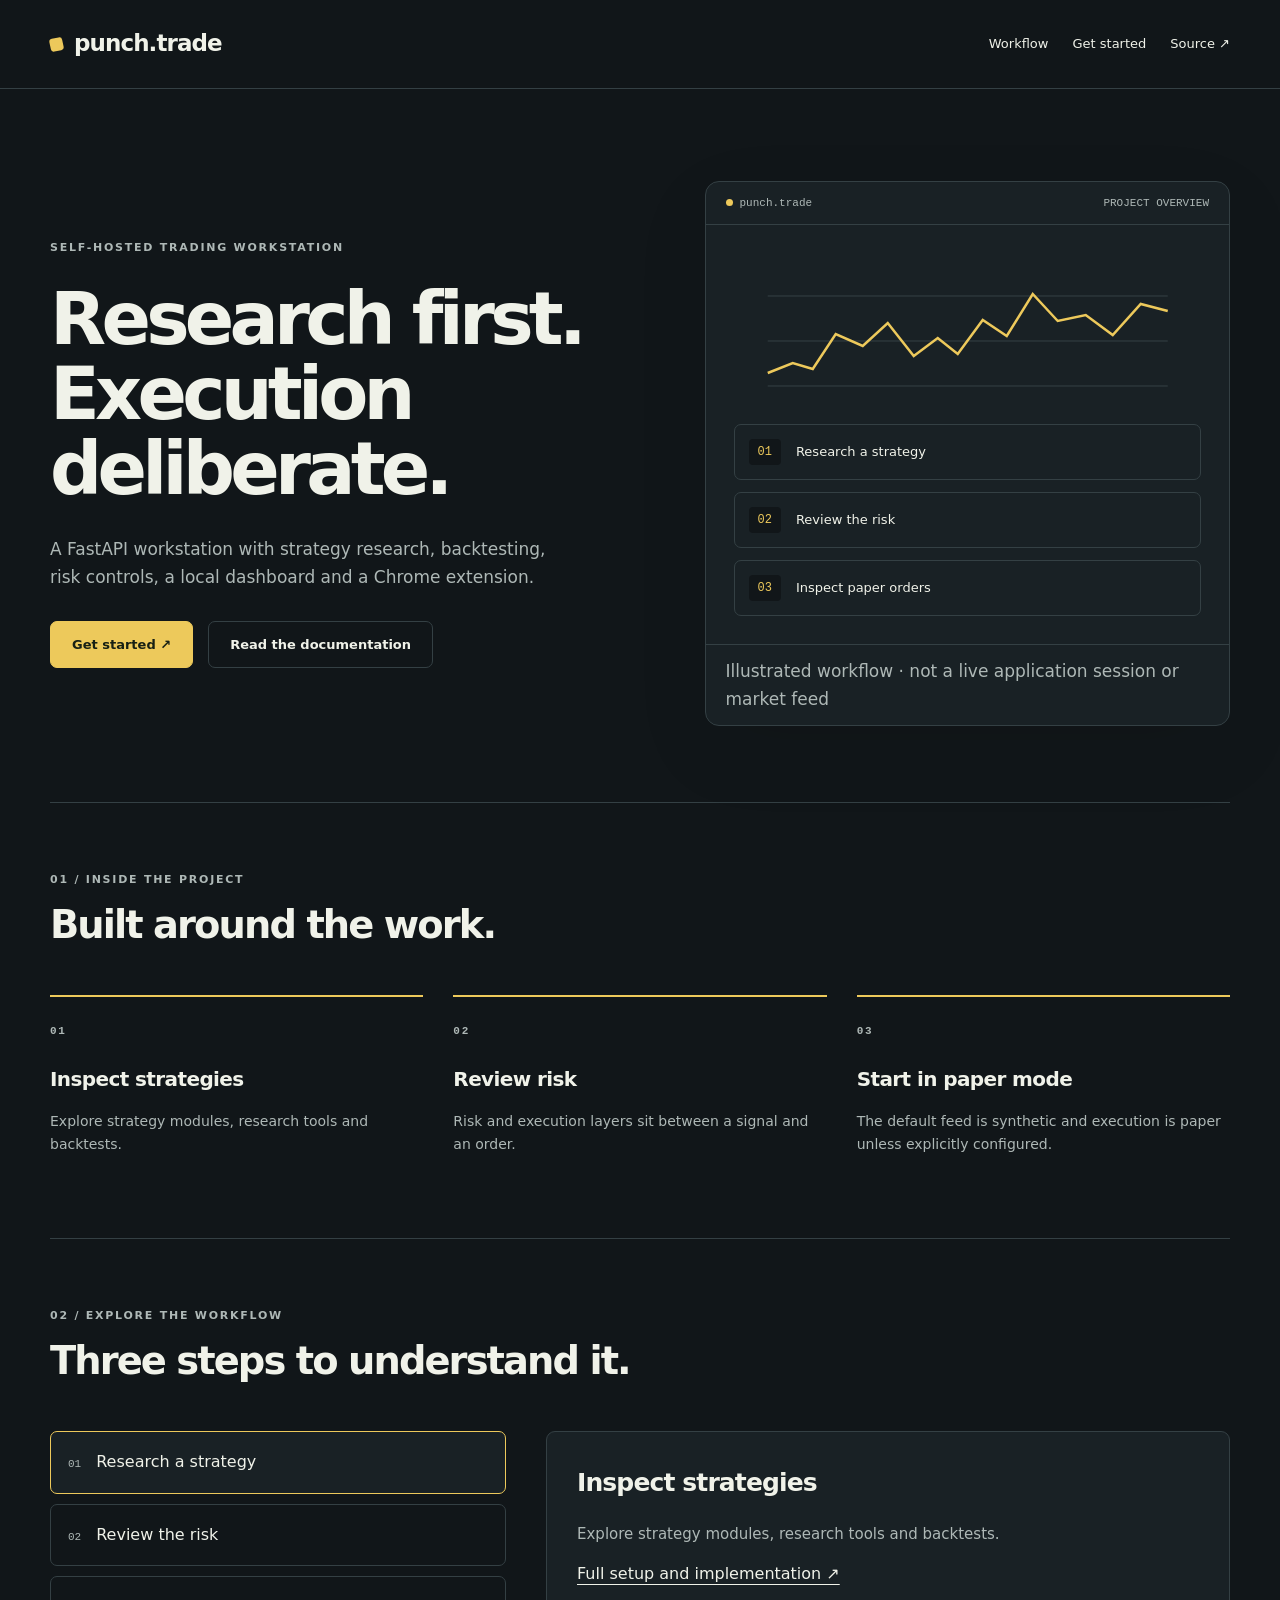
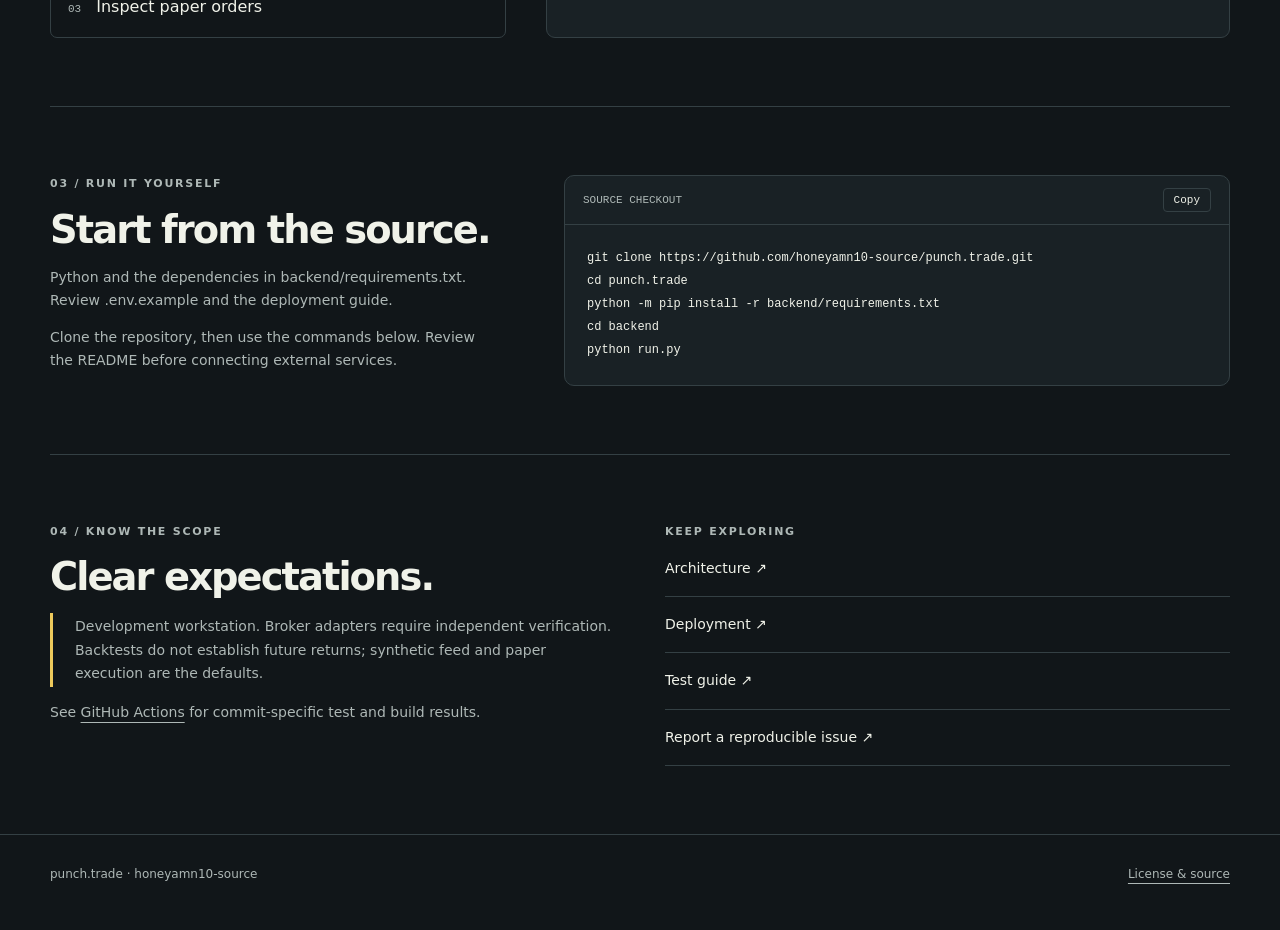
<file: website/index.html>
<!doctype html><html lang="en"><head><meta charset="utf-8"><meta name="viewport" content="width=device-width,initial-scale=1"><title>punch.trade — Self-hosted trading workstation</title><meta name="description" content="A FastAPI workstation with strategy research, backtesting, risk controls, a local dashboard and a Chrome extension."><link rel="canonical" href="https://honeyamn10-source.github.io/punch.trade/"><link rel="icon" href="favicon.svg"><link rel="stylesheet" href="assets/site.css"><script src="assets/site.js" defer></script></head><body class="theme-chart" style="--accent:#edc95b;--bg:#111619;--ink:#f0f2e9;--muted:#aeb8b6;--panel:#192125;--line:#344044;--on-accent:#172014"><a class="skip" href="#main">Skip to content</a><header><div class="wrap nav"><a class="brand" href="#main"><span class="mark" aria-hidden="true"></span>punch.trade</a><nav aria-label="Primary"><a href="#workflow">Workflow</a><a href="#start">Get started</a><a href="https://github.com/honeyamn10-source/punch.trade">Source ↗</a></nav></div></header><main id="main" class="wrap"><section class="hero"><div><div class="eyebrow">Self-hosted trading workstation</div><h1>Research first.
Execution deliberate.</h1><p>A FastAPI workstation with strategy research, backtesting, risk controls, a local dashboard and a Chrome extension.</p><div class="actions"><a class="button primary" href="#start">Get started ↗</a><a class="button" href="https://github.com/honeyamn10-source/punch.trade#readme">Read the documentation</a></div></div><div class="surface"><div class="surface-top"><span><span class="dot"></span>punch.trade</span><span>PROJECT OVERVIEW</span></div><div class="visual"><svg class="chart" viewBox="0 0 400 135" aria-hidden="true"><path d="M0 25H400M0 70H400M0 115H400" fill="none" stroke="#344044"/><path d="M0 102L25 92L45 98L68 63L95 75L120 52L146 85L170 67L190 83L215 49L239 65L265 23L290 50L318 44L345 64L373 33L400 40" fill="none" stroke="#edc95b" stroke-width="2.5"/></svg><div class="workflow"><div class="workflow-row"><span class="num">01</span>Research a strategy</div><div class="workflow-row"><span class="num">02</span>Review the risk</div><div class="workflow-row"><span class="num">03</span>Inspect paper orders</div></div></div><p class="surface-note">Illustrated workflow · not a live application session or market feed</p></div></section><section class="section"><div class="section-head"><div><div class="eyebrow">01 / Inside the project</div><h2>Built around the work.</h2></div></div><div class="features"><article class="feature"><span class="eyebrow">01</span><h3>Inspect strategies</h3><p>Explore strategy modules, research tools and backtests.</p></article><article class="feature"><span class="eyebrow">02</span><h3>Review risk</h3><p>Risk and execution layers sit between a signal and an order.</p></article><article class="feature"><span class="eyebrow">03</span><h3>Start in paper mode</h3><p>The default feed is synthetic and execution is paper unless explicitly configured.</p></article></div></section><section id="workflow" class="section"><div class="section-head"><div><div class="eyebrow">02 / Explore the workflow</div><h2>Three steps to understand it.</h2></div></div><div class="explorer"><div class="choices" role="group" aria-label="Explore project workflow"><button class="choice" data-choice data-title="Inspect strategies" data-detail="Explore strategy modules, research tools and backtests." aria-pressed="true"><span>01</span>Research a strategy</button><button class="choice" data-choice data-title="Review risk" data-detail="Risk and execution layers sit between a signal and an order." aria-pressed="false"><span>02</span>Review the risk</button><button class="choice" data-choice data-title="Start in paper mode" data-detail="The default feed is synthetic and execution is paper unless explicitly configured." aria-pressed="false"><span>03</span>Inspect paper orders</button></div><div class="explanation" aria-live="polite"><h3 id="explore-title">Inspect strategies</h3><p id="explore-text">Explore strategy modules, research tools and backtests.</p><a href="https://github.com/honeyamn10-source/punch.trade#readme">Full setup and implementation ↗</a></div></div></section><section id="start" class="section setup"><div><div class="eyebrow">03 / Run it yourself</div><h2>Start from the source.</h2><p class="muted">Python and the dependencies in backend/requirements.txt. Review .env.example and the deployment guide.</p><p class="muted">Clone the repository, then use the commands below. Review the README before connecting external services.</p></div><div class="codebox"><div class="code-head"><span>SOURCE CHECKOUT</span><button class="copy" data-copy="setup-code" aria-label="Copy setup commands">Copy</button></div><pre><code id="setup-code">git clone https://github.com/honeyamn10-source/punch.trade.git
cd punch.trade
python -m pip install -r backend/requirements.txt
cd backend
python run.py</code></pre></div></section><section class="section detail-grid"><div><div class="eyebrow">04 / Know the scope</div><h2>Clear expectations.</h2><p class="scope">Development workstation. Broker adapters require independent verification. Backtests do not establish future returns; synthetic feed and paper execution are the defaults.</p><p class="muted">See <a href="https://github.com/honeyamn10-source/punch.trade/actions">GitHub Actions</a> for commit-specific test and build results.</p></div><div><div class="eyebrow">Keep exploring</div><ul class="doc-links"><li><a href="https://github.com/honeyamn10-source/punch.trade/blob/master/docs/ARCHITECTURE.md">Architecture ↗</a></li><li><a href="https://github.com/honeyamn10-source/punch.trade/blob/master/docs/DEPLOYMENT.md">Deployment ↗</a></li><li><a href="https://github.com/honeyamn10-source/punch.trade/blob/master/docs/TESTING.md">Test guide ↗</a></li><li><a href="https://github.com/honeyamn10-source/punch.trade/issues">Report a reproducible issue ↗</a></li></ul></div></section></main><footer><div class="wrap"><span>punch.trade · honeyamn10-source</span><a href="https://github.com/honeyamn10-source/punch.trade/blob/master/LICENSE">License & source</a></div></footer></body></html>
</file>
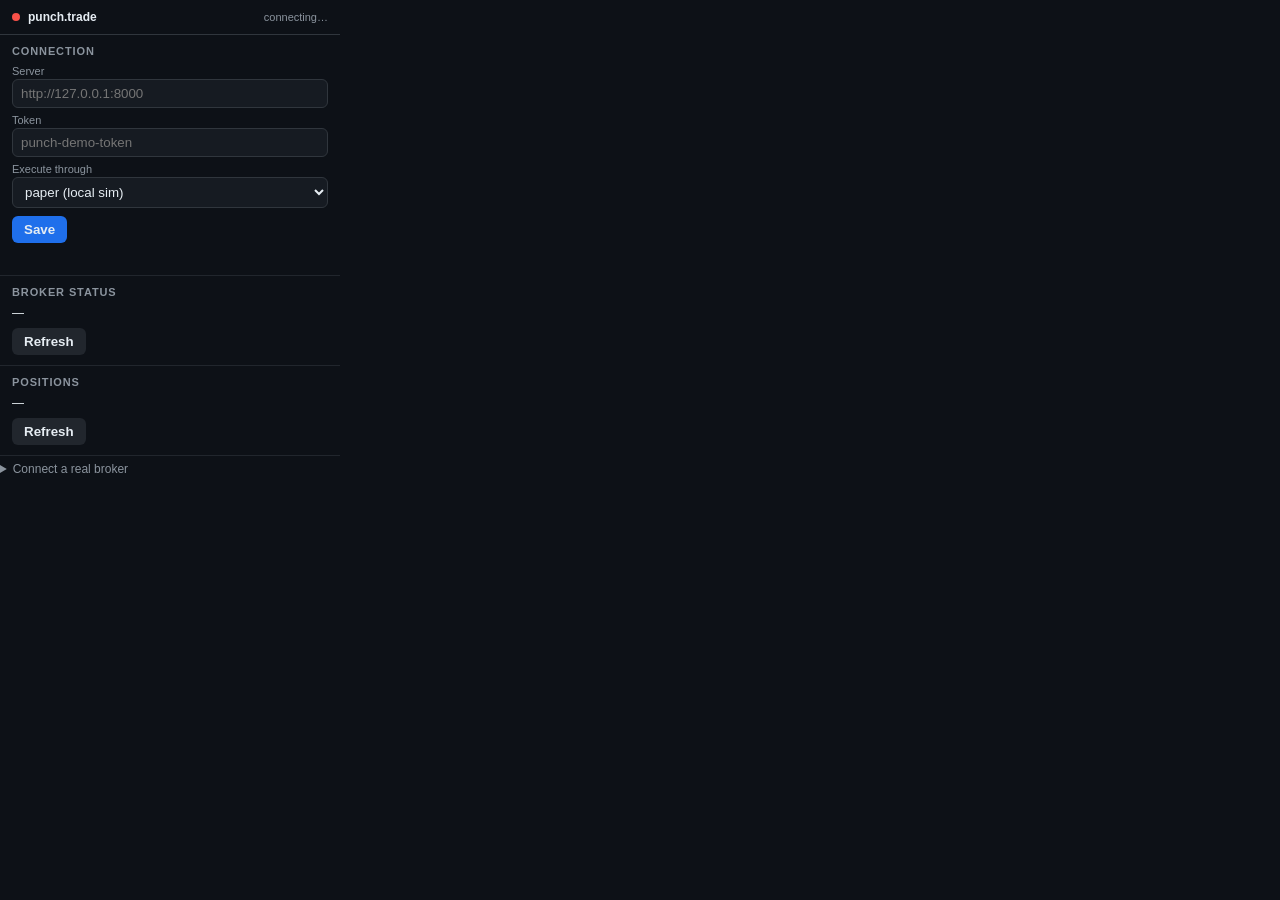
<file: extension/popup.html>
<!DOCTYPE html>
<html>
<head>
<meta charset="utf-8">
<title>punch.trade</title>
<style>
  body { width: 340px; margin: 0; font-family: -apple-system, "Segoe UI", sans-serif;
         background: #0d1117; color: #e6edf3; font-size: 12px; }
  header { display: flex; align-items: center; gap: 8px; padding: 10px 12px;
           border-bottom: 1px solid #30363d; font-weight: 700; }
  header .dot { width: 8px; height: 8px; border-radius: 50%; background: #f85149; }
  header .dot.on { background: #3fb950; }
  header .tag { margin-left: auto; color: #8b949e; font-weight: 400; font-size: 11px; }
  section { padding: 10px 12px; border-bottom: 1px solid #21262d; }
  section h3 { margin: 0 0 8px; font-size: 11px; color: #8b949e; text-transform: uppercase; letter-spacing: .08em; }
  label { display: block; margin: 6px 0 2px; color: #8b949e; font-size: 11px; }
  input, select { width: 100%; padding: 6px 8px; background: #161b22; color: #e6edf3;
                  border: 1px solid #30363d; border-radius: 6px; box-sizing: border-box; }
  button { margin-top: 8px; padding: 6px 12px; border: 0; border-radius: 6px; cursor: pointer;
           background: #21262d; color: #e6edf3; font-weight: 600; }
  button.primary { background: #1f6feb; }
  button:disabled { opacity: .5; cursor: not-allowed; }
  .row { display: flex; gap: 6px; align-items: center; }
  .row label { margin: 0; display: flex; gap: 4px; align-items: center; }
  .row input[type=checkbox] { width: auto; }
  .msg { margin-top: 8px; font-size: 11px; min-height: 14px; }
  .msg.ok { color: #3fb950; } .msg.err { color: #f85149; }
  .status-row { display: flex; justify-content: space-between; padding: 3px 0; }
  .status-row .st { color: #3fb950; } .status-row .sf { color: #f85149; }
  #positions div { padding: 3px 0; font-family: ui-monospace, monospace; font-size: 11px; }
  details { margin-top: 6px; } summary { cursor: pointer; color: #8b949e; }
</style>
</head>
<body>
<header>
  <span class="dot" id="dot"></span>
  <span>punch.trade</span>
  <span class="tag" id="connState">connecting…</span>
</header>

<section>
  <h3>Connection</h3>
  <label>Server</label>
  <input id="server" placeholder="http://127.0.0.1:8000">
  <label>Token</label>
  <input id="token" placeholder="punch-demo-token">
  <label>Execute through</label>
  <select id="broker">
    <option value="paper">paper (local sim)</option>
    <option value="kite">kite (Zerodha)</option>
    <option value="binance">binance (CCXT)</option>
    <option value="openalgo">openalgo</option>
  </select>
  <button class="primary" id="save">Save</button>
  <div class="msg" id="saveMsg"></div>
</section>

<section>
  <h3>Broker status</h3>
  <div id="status"><div>—</div></div>
  <button id="refreshStatus">Refresh</button>
</section>

<section>
  <h3>Positions</h3>
  <div id="positions">—</div>
  <button id="refreshPositions">Refresh</button>
</section>

<details>
  <summary>Connect a real broker</summary>
  <section style="border:0">
    <h3>Zerodha Kite</h3>
    <label>API key</label>
    <input id="kiteKey" placeholder="from developers.zerodha.com">
    <button id="kiteUrl">Get login URL</button>
    <label>Request token (from the redirect URL)</label>
    <input id="kiteToken">
    <label>API secret</label>
    <input id="kiteSecret">
    <button id="kiteConnect">Connect Kite</button>
    <div class="msg" id="kiteMsg"></div>

    <h3>Binance (testnet by default)</h3>
    <label>API key</label>
    <input id="bnKey">
    <label>API secret</label>
    <input id="bnSecret">
    <div class="row"><label><input type="checkbox" id="bnTestnet" checked> testnet (fake money)</label></div>
    <button id="bnConnect">Connect Binance</button>
    <div class="msg" id="bnMsg"></div>

    <h3>OpenAlgo (34 Indian brokers)</h3>
    <label>OpenAlgo host</label>
    <input id="oaHost" placeholder="http://127.0.0.1:5000">
    <label>API key</label>
    <input id="oaKey">
    <label>Broker</label>
    <input id="oaBroker" placeholder="zerodha">
    <button id="oaConnect">Connect OpenAlgo</button>
    <div class="msg" id="oaMsg"></div>

    <h3>Vault</h3>
    <button id="rotateKey">Rotate vault key</button>
    <div class="msg" id="vaultMsg"></div>
  </section>
</details>

<script src="popup.js"></script>
</body>
</html>
</file>
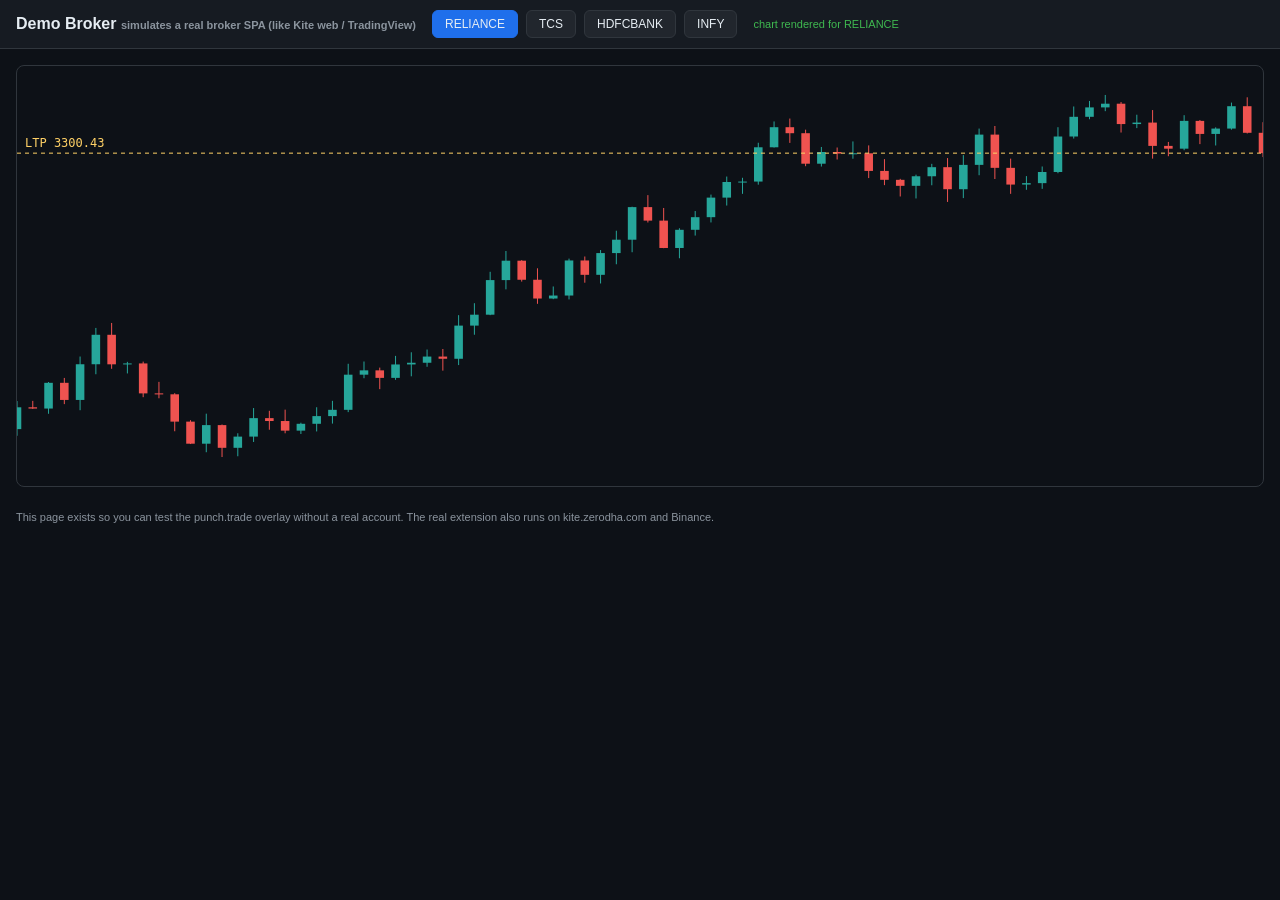
<file: backend/static/demo.html>
<!DOCTYPE html>
<html lang="en">
<head>
<meta charset="UTF-8">
<title>Demo Broker — fake chart page for punch.trade</title>
<style>
  body { margin: 0; font-family: -apple-system, Segoe UI, sans-serif; background: #0d1117; color: #e6edf3; }
  header { display: flex; align-items: center; gap: 16px; padding: 10px 16px; background: #161b22; border-bottom: 1px solid #30363d; }
  header h1 { font-size: 16px; margin: 0; }
  header .tag { font-size: 11px; color: #8b949e; }
  nav { display: flex; gap: 8px; }
  nav button { background: #21262d; color: #e6edf3; border: 1px solid #30363d; padding: 6px 12px; border-radius: 6px; cursor: pointer; font-size: 12px; }
  nav button.active { background: #1f6feb; border-color: #1f6feb; }
  #chart-area { position: relative; height: 420px; margin: 16px; border: 1px solid #30363d; border-radius: 8px; overflow: hidden; background: #0d1117; }
  #chart-canvas { width: 100%; height: 100%; display: block; }
  footer { padding: 8px 16px; font-size: 11px; color: #8b949e; }
  #status { font-size: 11px; color: #3fb950; }
</style>
</head>
<body>
<header>
  <h1>Demo Broker <span class="tag">simulates a real broker SPA (like Kite web / TradingView)</span></h1>
  <nav id="symbols"></nav>
  <span id="status">chart loads after JS render, like a real SPA</span>
</header>
<div id="chart-area">
  <canvas id="chart-canvas"></canvas>
</div>
<footer>This page exists so you can test the punch.trade overlay without a real account.
The real extension also runs on kite.zerodha.com and Binance.</footer>

<script>
const SYMBOLS = { "RELIANCE": 2950, "TCS": 4100, "HDFCBANK": 1650, "INFY": 1550 };
const N = 80;
let series = null;
let symbol = location.hash.replace("#", "") || "RELIANCE";
if (!SYMBOLS[symbol]) symbol = "RELIANCE";

function buildSeries(base) {
  const out = [];
  let price = base;
  for (let i = 0; i < N; i++) {
    const drift = 0.0004, shock = (Math.random() - 0.5) * 0.03;
    const open = price;
    const close = Math.max(1, price * (1 + drift + shock));
    out.push({ o: open, h: Math.max(open, close) * (1 + Math.random() * 0.005),
               l: Math.min(open, close) * (1 - Math.random() * 0.005), c: close });
    price = close;
  }
  return out;
}

function draw() {
  const canvas = document.getElementById("chart-canvas");
  const ctx = canvas.getContext("2d");
  const dpr = window.devicePixelRatio || 1;
  const w = canvas.clientWidth, h = canvas.clientHeight;
  canvas.width = w * dpr; canvas.height = h * dpr;
  ctx.scale(dpr, dpr);
  ctx.clearRect(0, 0, w, h);
  if (!series) return;
  const lo = Math.min(...series.map(b => b.l)), hi = Math.max(...series.map(b => b.h));
  const pad = (hi - lo) * 0.08;
  const y = v => h - ((v - lo + pad) / (hi - lo + 2 * pad)) * h;
  const x = i => (i / (N - 1)) * w;
  const bw = w / N * 0.55;
  for (let i = 0; i < series.length; i++) {
    const b = series[i], up = b.c >= b.o;
    ctx.strokeStyle = ctx.fillStyle = up ? "#26a69a" : "#ef5350";
    ctx.beginPath(); ctx.moveTo(x(i), y(b.h)); ctx.lineTo(x(i), y(b.l)); ctx.stroke();
    ctx.fillRect(x(i) - bw / 2, y(Math.max(b.o, b.c)), bw, Math.max(1, Math.abs(y(b.o) - y(b.c))));
  }
  // current price line
  const last = series[series.length - 1].c;
  ctx.strokeStyle = "#ffd166"; ctx.setLineDash([4, 4]);
  ctx.beginPath(); ctx.moveTo(0, y(last)); ctx.lineTo(w, y(last)); ctx.stroke();
  ctx.setLineDash([]);
  ctx.fillStyle = "#ffd166"; ctx.font = "12px monospace";
  ctx.fillText("LTP " + last.toFixed(2), 8, y(last) - 6);
}

function renderSymbols() {
  const nav = document.getElementById("symbols");
  nav.innerHTML = "";
  for (const s of Object.keys(SYMBOLS)) {
    const b = document.createElement("button");
    b.textContent = s;
    b.className = s === symbol ? "active" : "";
    b.onclick = () => { location.hash = s; };
    nav.appendChild(b);
  }
}

// SPA behaviour: hash change re-renders without a full page reload —
// exactly like switching symbols on a real broker site.
window.addEventListener("hashchange", () => {
  const s = location.hash.replace("#", "");
  if (SYMBOLS[s] && s !== symbol) { symbol = s; series = null; startChart(); }
});

function startChart() {
  renderSymbols();
  document.getElementById("status").textContent = "chart rendered for " + symbol;
  // simulate the SPA delay before the chart element exists
  setTimeout(() => {
    series = buildSeries(SYMBOLS[symbol]);
    draw();
    document.getElementById("chart-area").dataset.chartContainer = "1";
  }, 400);
}

// live-ish updates
setInterval(() => {
  if (!series) return;
  const last = series[series.length - 1];
  const price = last.c * (1 + (Math.random() - 0.5) * 0.004);
  series.push({ o: last.c, h: Math.max(last.c, price), l: Math.min(last.c, price), c: price });
  series.shift();
  draw();
}, 2000);

window.addEventListener("resize", draw);
startChart();
</script>
</body>
</html>
</file>
<file: website/assets/site.css>
*{box-sizing:border-box}html{scroll-behavior:smooth}body{margin:0;background:var(--bg);color:var(--ink);font-family:Inter,ui-sans-serif,system-ui,-apple-system,sans-serif;line-height:1.65}a{color:inherit;text-underline-offset:5px}button{font:inherit}a,button{touch-action:manipulation}a:focus-visible,button:focus-visible,summary:focus-visible{outline:3px solid var(--accent);outline-offset:5px}.wrap{width:min(1180px,calc(100% - 48px));margin:auto}.skip{position:fixed;top:-80px;left:12px;background:var(--ink);color:var(--bg);padding:12px;z-index:20}.skip:focus{top:12px}header{border-bottom:1px solid var(--line)}.nav{display:flex;align-items:center;justify-content:space-between;min-height:88px;gap:24px}.brand{font-weight:800;letter-spacing:-.04em;text-decoration:none;font-size:23px}.mark{display:inline-block;width:13px;height:13px;border-radius:3px;background:var(--accent);margin-right:11px;transform:rotate(-12deg)}nav{display:flex;gap:24px;font-size:13px}nav a{text-decoration:none}.eyebrow{text-transform:uppercase;letter-spacing:.16em;font-size:11px;font-weight:750;color:var(--muted)}.hero{display:grid;grid-template-columns:1.12fr 1fr;align-items:center;gap:66px;padding:92px 0 76px}.hero h1{font-size:clamp(44px,5.7vw,78px);line-height:1.03;letter-spacing:-.065em;font-weight:650;margin:24px 0 28px;white-space:pre-line}.hero p{max-width:530px;color:var(--muted);font-size:17px}.actions{display:flex;gap:15px;flex-wrap:wrap;margin-top:30px}.button{display:inline-flex;align-items:center;justify-content:center;border:1px solid var(--line);padding:12px 21px;border-radius:7px;text-decoration:none;font-weight:650;font-size:13px}.button.primary{background:var(--accent);border-color:var(--accent);color:var(--on-accent)}.surface{position:relative;background:var(--panel);border:1px solid var(--line);border-radius:14px;overflow:hidden;box-shadow:0 25px 80px #00000012}.surface-top{display:flex;align-items:center;justify-content:space-between;padding:15px 20px;border-bottom:1px solid var(--line);font:11px ui-monospace,monospace;color:var(--muted)}.dot{width:7px;height:7px;background:var(--accent);border-radius:50%;display:inline-block;margin-right:7px}.visual{padding:28px;min-height:255px}.visual h3{font-size:24px;letter-spacing:-.04em;margin:4px 0 26px}.workflow{display:grid;gap:12px}.workflow-row{display:flex;align-items:center;gap:15px;padding:14px;border:1px solid var(--line);border-radius:7px;font-size:13px}.num{font:12px ui-monospace,monospace;color:var(--accent);background:var(--bg);border-radius:4px;padding:6px 9px}.surface-note{padding:12px 20px;margin:0;border-top:1px solid var(--line);font-size:11px;color:var(--muted)}.wave{display:flex;height:92px;align-items:center;gap:7px;justify-content:center;margin:10px 0 28px}.wave i{width:6px;border-radius:5px;background:var(--accent)}.chart{width:100%;height:135px;display:block;margin:18px 0}.orbit{display:grid;place-items:center;width:190px;height:190px;border:1px solid var(--line);border-radius:50%;margin:0 auto 18px;position:relative}.orbit:before,.orbit:after{content:"";position:absolute;border:1px solid var(--line);border-radius:50%;inset:28px}.orbit:after{inset:55px}.orbit span{background:var(--accent);width:16px;height:16px;border-radius:50%;box-shadow:85px 0 0 var(--accent),-70px -48px 0 var(--accent),-30px 80px 0 var(--accent)}.ledger{width:100%;border-collapse:collapse;font-size:13px}.ledger td{padding:14px 0;border-bottom:1px solid var(--line)}.ledger td:last-child{text-align:right;color:var(--muted)}.section{padding:68px 0;border-top:1px solid var(--line)}.section-head{display:flex;justify-content:space-between;align-items:end;gap:40px;margin-bottom:34px}.section h2{font-size:clamp(30px,3vw,42px);line-height:1.15;letter-spacing:-.05em;margin:14px 0}.section-head p{color:var(--muted);max-width:400px;font-size:14px}.features{display:grid;grid-template-columns:repeat(3,1fr);gap:30px}.feature{border-top:2px solid var(--accent);padding-top:19px}.feature .eyebrow{font-family:ui-monospace,monospace}.feature h3{font-size:20px;letter-spacing:-.03em;margin:20px 0 12px}.feature p,.muted{color:var(--muted);font-size:14px}.setup{display:grid;grid-template-columns:.8fr 1.2fr;gap:70px}.codebox{border:1px solid var(--line);background:var(--panel);border-radius:10px;overflow:hidden}.code-head{display:flex;justify-content:space-between;align-items:center;border-bottom:1px solid var(--line);padding:12px 18px;font:11px ui-monospace,monospace;color:var(--muted)}.copy{background:transparent;color:var(--ink);border:1px solid var(--line);padding:5px 10px;border-radius:4px;cursor:pointer}pre{padding:22px;overflow:auto;margin:0;font:12px/1.9 ui-monospace,SFMono-Regular,Consolas,monospace;tab-size:2}code{font-family:ui-monospace,monospace}.detail-grid{display:grid;grid-template-columns:1fr 1fr;gap:50px}.doc-links{list-style:none;padding:0;margin:0}.doc-links li{border-bottom:1px solid var(--line)}.doc-links a{display:flex;justify-content:space-between;padding:16px 0;text-decoration:none;font-size:14px}.doc-links a:hover{color:var(--accent)}.scope{border-left:3px solid var(--accent);padding:2px 0 2px 22px;color:var(--muted);font-size:14px}.screenshot{width:100%;display:block;border-radius:8px;border:1px solid var(--line)}figure{margin:0}figcaption{font-size:12px;color:var(--muted);margin-top:12px}.explorer{display:grid;grid-template-columns:1fr 1.5fr;gap:40px}.choices{display:grid;gap:10px}.choice{color:var(--ink);background:transparent;text-align:left;padding:17px;border:1px solid var(--line);border-radius:7px;cursor:pointer}.choice[aria-pressed=true]{border-color:var(--accent);background:var(--panel)}.choice span{margin-right:15px;color:var(--muted);font:11px ui-monospace,monospace}.explanation{padding:30px;background:var(--panel);border:1px solid var(--line);border-radius:9px}.explanation h3{font-size:25px;margin:0 0 18px;letter-spacing:-.035em}.explanation p{font-size:15px;color:var(--muted)}footer{border-top:1px solid var(--line);padding:30px 0 45px;color:var(--muted);font-size:12px}footer .wrap{display:flex;justify-content:space-between;gap:20px}.theme-restaurant .hero h1,.theme-ledger .hero h1{font-family:Georgia,serif;font-weight:400;letter-spacing:-.045em}.theme-retail .surface{border-radius:3px}.theme-flow .workflow-row{border-left:3px solid var(--accent)}@media(max-width:850px){.hero{grid-template-columns:1fr;gap:40px;padding-top:55px}.hero h1{font-size:clamp(46px,10vw,72px)}.surface{max-width:620px}.setup,.detail-grid{grid-template-columns:1fr;gap:30px}.section-head{display:block}.features{gap:20px}.explorer{grid-template-columns:1fr;gap:20px}nav{gap:15px}}@media(max-width:550px){.wrap{width:calc(100% - 32px)}.nav{align-items:flex-start;flex-direction:column;padding:20px 0;gap:15px;min-height:0}.brand{font-size:20px}.hero{padding:42px 0}.hero h1{font-size:47px}.features{grid-template-columns:1fr}.section{padding:42px 0}.visual{padding:20px}.actions{gap:9px}.button{padding:12px 15px}.section-head{margin-bottom:24px}footer .wrap{flex-direction:column}pre{font-size:11px;padding:16px}}@media(prefers-reduced-motion:reduce){html{scroll-behavior:auto}}
</file>
